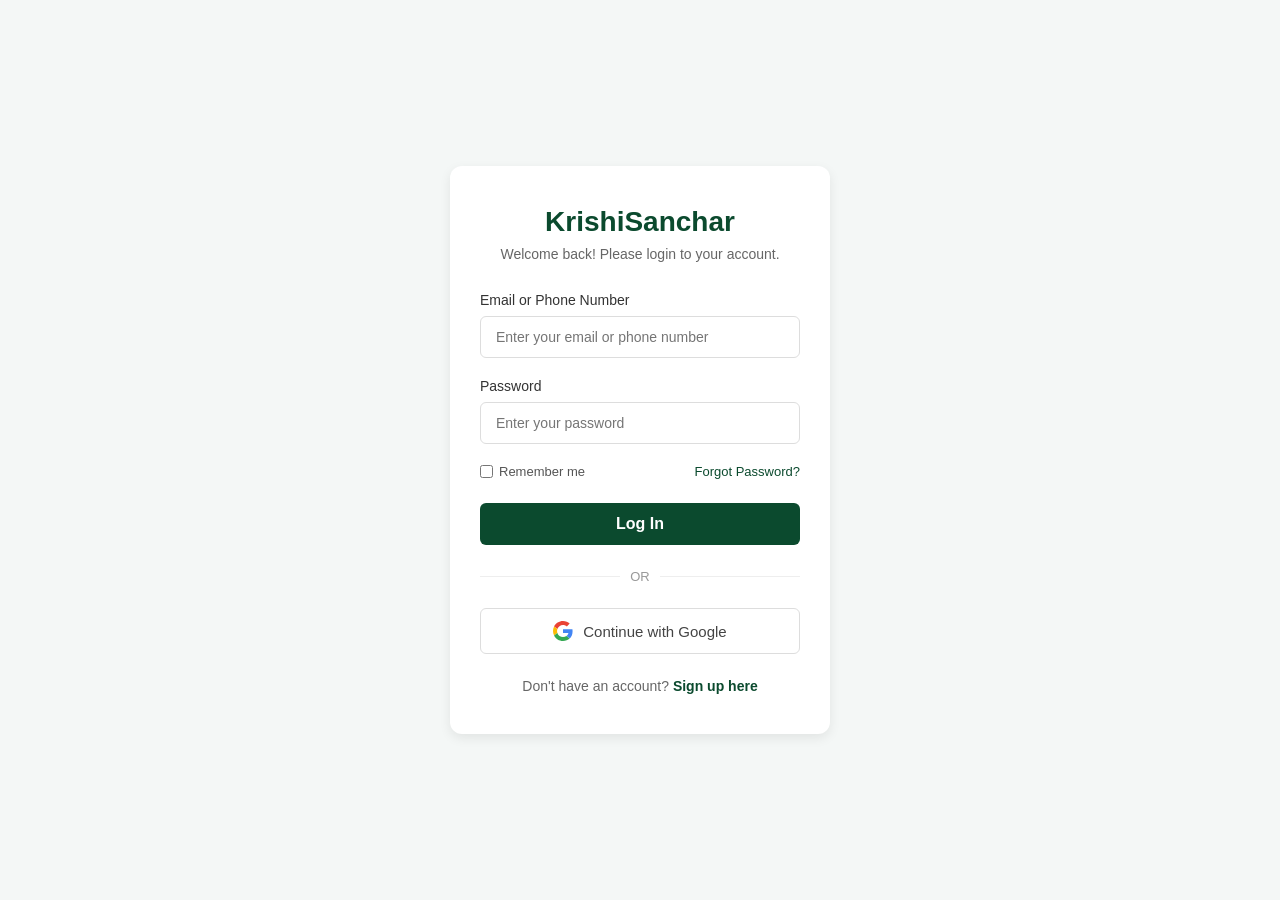
<file: src/main/resources/static/login.html>
<!DOCTYPE html>
<html lang="en">
<head>
    <meta charset="UTF-8">
    <meta name="viewport" content="width=device-width, initial-scale=1.0">
    <title>KrishiSanchar - Login</title>

    <link rel="stylesheet" href="css/login.css">
</head>
<body>
<div class="login-container">
    <div class="login-card">

        <div class="login-header">
            <h2>KrishiSanchar</h2>
            <p>Welcome back! Please login to your account.</p>
        </div>

        <form id="loginForm">

            <div class="input-group">
                <label for="userId">Email or Phone Number</label>
                <input type="text" id="userId" name="userId" placeholder="Enter your email or phone number" required>
            </div>


            <div class="input-group">
                <label for="password">Password</label>
                <input type="password" id="password" name="password" placeholder="Enter your password" required>
            </div>

            <div class="form-actions">
                <label class="remember-me">
                    <input type="checkbox" name="remember"> Remember me
                </label>
                <a href="#" class="forgot-password">Forgot Password?</a>
            </div>

            <button type="submit" class="btn-primary">Log In</button>
        </form>

        <div class="divider">
            <span>OR</span>
        </div>


        <button type="button" class="btn-google">

            <svg xmlns="http://www.w3.org/2000/svg" viewBox="0 0 48 48" class="google-icon">
                <path fill="#EA4335" d="M24 9.5c3.54 0 6.71 1.22 9.21 3.6l6.85-6.85C35.9 2.38 30.47 0 24 0 14.62 0 6.51 5.38 2.56 13.22l7.98 6.19C12.43 13.72 17.74 9.5 24 9.5z"/>
                <path fill="#4285F4" d="M46.98 24.55c0-1.57-.15-3.09-.38-4.55H24v9.02h12.94c-.58 2.96-2.26 5.48-4.78 7.18l7.73 6c4.51-4.18 7.09-10.36 7.09-17.65z"/>
                <path fill="#FBBC05" d="M10.53 28.59c-.48-1.45-.76-2.99-.76-4.59s.27-3.14.76-4.59l-7.98-6.19C.92 16.46 0 20.12 0 24c0 3.88.92 7.54 2.56 10.78l7.97-6.19z"/>
                <path fill="#34A853" d="M24 48c6.48 0 11.93-2.13 15.89-5.81l-7.73-6c-2.15 1.45-4.92 2.3-8.16 2.3-6.26 0-11.57-4.22-13.47-9.91l-7.98 6.19C6.51 42.62 14.62 48 24 48z"/>
            </svg>
            Continue with Google
        </button>

        <p class="signup-prompt">
            Don't have an account? <a href="signup.html">Sign up here</a>
        </p>

    </div>
</div>
<script src="js/auth.js"></script>
</body>
</html>
</file>
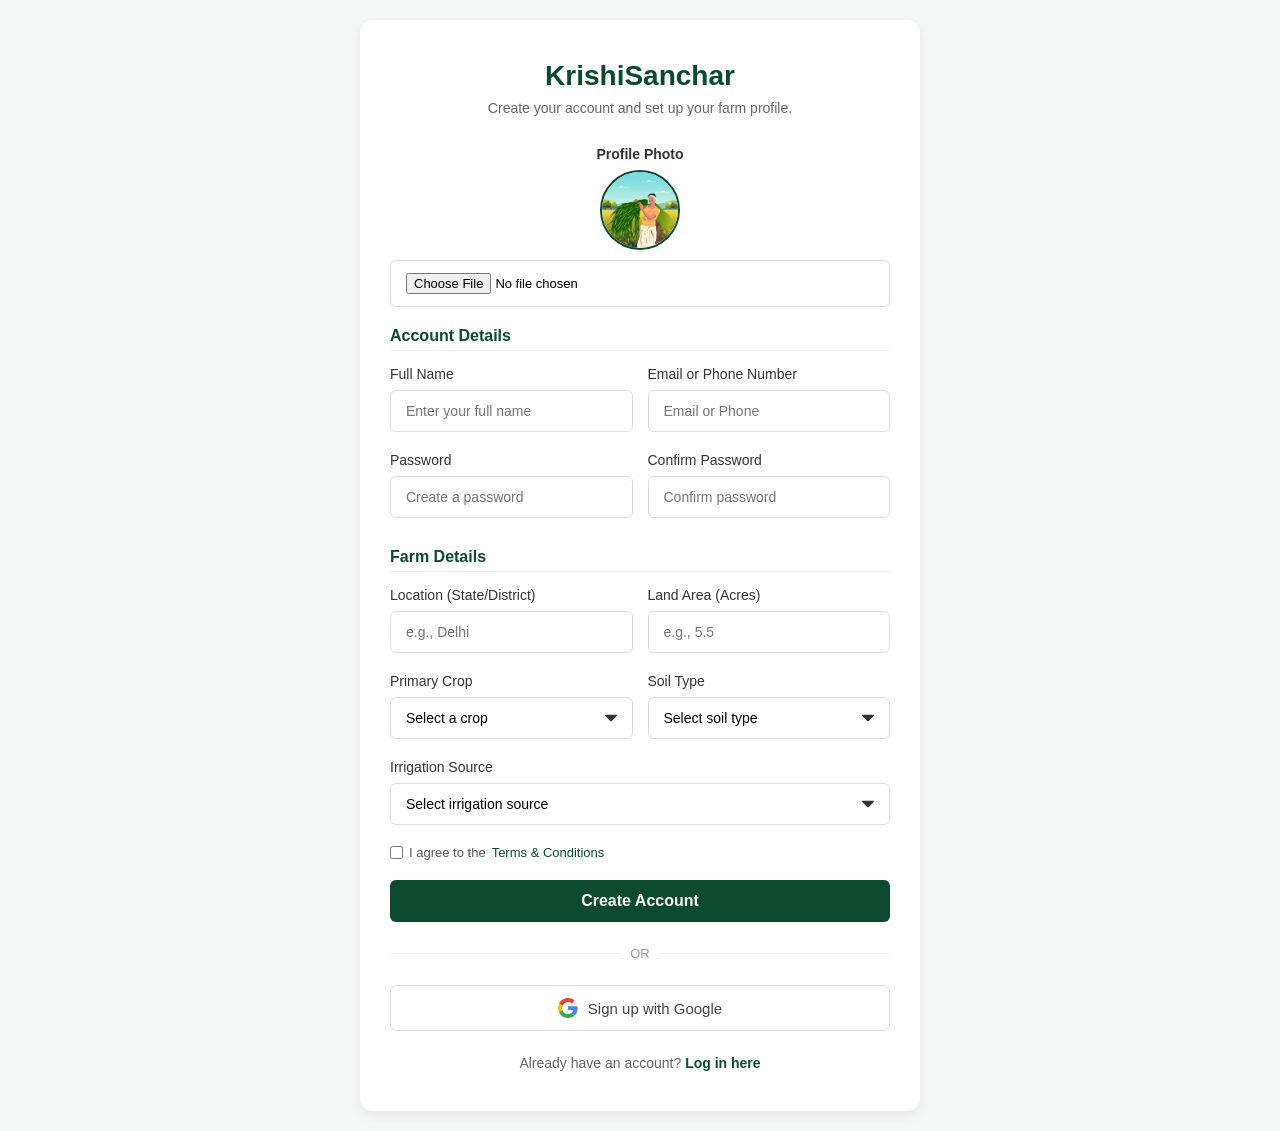
<file: src/main/resources/static/signup.html>
<!DOCTYPE html>
<html lang="en">
<head>
    <meta charset="UTF-8">
    <meta name="viewport" content="width=device-width, initial-scale=1.0">
    <title>KrishiSanchar - Sign Up</title>
    <link rel="stylesheet" href="css/login.css">
</head>
<body>
<div class="login-container" style="max-width: 600px;">
    <div class="login-card">

        <div class="login-header">
            <h2>KrishiSanchar</h2>
            <p>Create your account and set up your farm profile.</p>
        </div>

        <form id="signupForm">

            <!-- Profile Photo Preview Section -->
           <!-- Profile Photo Section with Local Upload -->
<div class="input-group" style="align-items: center; text-align: center; margin-bottom: 20px;">
    <label style="margin-bottom: 8px; font-weight: 600;">Profile Photo</label>
    <div style="display: flex; justify-content: center; align-items: center; margin-bottom: 10px;">
        <img id="profile-preview" src="images/default-avatar.png" alt="Profile Preview" style="width: 80px; height: 80px; border-radius: 50%; object-fit: cover; border: 2px solid #0b4a2e; background-color: #f0f0f0;">
    </div>
    <!-- File input for local upload -->
    <input type="file" id="localImageInput" name="imageFile" accept="image/*" style="font-size: 13px;">
    <!-- Hidden input to store either Google URL or local file name -->
    <input type="hidden" id="picture-hidden-input" name="profilePicture">
</div>

            <h4 style="margin-bottom: 15px; color: #0b4a2e; border-bottom: 1px solid #eee; padding-bottom: 5px;">Account Details</h4>

            <div class="form-row">
                <div class="input-group">
                    <label for="fullName">Full Name</label>
                    <input type="text" id="fullName" name="fullName" placeholder="Enter your full name" required>
                </div>
                <div class="input-group">
                    <label for="userId">Email or Phone Number</label>
                    <input type="text" id="userId" name="userId" placeholder="Email or Phone" required>
                </div>
            </div>

            <div class="form-row">
                <div class="input-group">
                    <label for="password">Password</label>
                    <input type="password" id="password" name="password" placeholder="Create a password" required>
                </div>
                <div class="input-group">
                    <label for="confirmPassword">Confirm Password</label>
                    <input type="password" id="confirmPassword" name="confirmPassword" placeholder="Confirm password" required>
                </div>
            </div>

            <h4 style="margin-top: 10px; margin-bottom: 15px; color: #0b4a2e; border-bottom: 1px solid #eee; padding-bottom: 5px;">Farm Details</h4>

            <div class="form-row">
                <div class="input-group">
                    <label for="location">Location (State/District)</label>
                    <input type="text" id="location" name="location" placeholder="e.g., Delhi" required>
                </div>
                <div class="input-group">
                    <label for="landArea">Land Area (Acres)</label>
                    <input type="number" id="landArea" name="landArea" step="0.1" placeholder="e.g., 5.5" required>
                </div>
            </div>

            <div class="form-row">
                <div class="input-group">
                    <label for="primaryCrop">Primary Crop</label>
                    <select id="primaryCrop" name="primaryCrop" required>
                        <option value="" disabled selected>Select a crop</option>
                        <option value="Wheat">Wheat</option>
                        <option value="Paddy">Paddy / Rice</option>
                        <option value="Maize">Maize</option>
                        <option value="Cotton">Cotton</option>
                        <option value="Sugarcane">Sugarcane</option>
                    </select>
                </div>
                <div class="input-group">
                    <label for="soilType">Soil Type</label>
                    <select id="soilType" name="soilType" required>
                        <option value="" disabled selected>Select soil type</option>
                        <option value="Loamy">Loamy</option>
                        <option value="Clay">Clay</option>
                        <option value="Sandy">Sandy</option>
                        <option value="Black">Black Soil</option>
                        <option value="Alluvial">Alluvial</option>
                    </select>
                </div>
            </div>

            <div class="input-group">
                <label for="irrigationSource">Irrigation Source</label>
                <select id="irrigationSource" name="irrigationSource" required>
                    <option value="" disabled selected>Select irrigation source</option>
                    <option value="Tube Well">Tube Well</option>
                    <option value="Canal">Canal</option>
                    <option value="Rainfed">Rainfed (Monsoon)</option>
                    <option value="Drip Irrigation">Drip Irrigation</option>
                </select>
            </div>

            <div class="form-actions" style="margin-bottom: 20px;">
                <label class="remember-me">
                    <input type="checkbox" name="terms" required> I agree to the <a href="#" style="color: #0b4a2e; text-decoration: none;">Terms & Conditions</a>
                </label>
            </div>

            <button type="submit" class="btn-primary">Create Account</button>
        </form>

        <div class="divider">
            <span>OR</span>
        </div>

        <button type="button" class="btn-google">
            <svg xmlns="http://www.w3.org/2000/svg" viewBox="0 0 48 48" class="google-icon">
                <path fill="#EA4335" d="M24 9.5c3.54 0 6.71 1.22 9.21 3.6l6.85-6.85C35.9 2.38 30.47 0 24 0 14.62 0 6.51 5.38 2.56 13.22l7.98 6.19C12.43 13.72 17.74 9.5 24 9.5z"/>
                <path fill="#4285F4" d="M46.98 24.55c0-1.57-.15-3.09-.38-4.55H24v9.02h12.94c-.58 2.96-2.26 5.48-4.78 7.18l7.73 6c4.51-4.18 7.09-10.36 7.09-17.65z"/>
                <path fill="#FBBC05" d="M10.53 28.59c-.48-1.45-.76-2.99-.76-4.59s.27-3.14.76-4.59l-7.98-6.19C.92 16.46 0 20.12 0 24c0 3.88.92 7.54 2.56 10.78l7.97-6.19z"/>
                <path fill="#34A853" d="M24 48c6.48 0 11.93-2.13 15.89-5.81l-7.73-6c-2.15 1.45-4.92 2.3-8.16 2.3-6.26 0-11.57-4.22-13.47-9.91l-7.98 6.19C6.51 42.62 14.62 48 24 48z"/>
            </svg>
            Sign up with Google
        </button>

        <p class="signup-prompt">
            Already have an account? <a href="login.html">Log in here</a>
        </p>

    </div>
</div>
<script src="js/auth.js"></script>
</body>
</html>
</file>
<file: src/main/resources/static/css/login.css>
* {
    margin: 0;
    padding: 0;
    box-sizing: border-box;
    font-family: 'Segoe UI', Tahoma, Geneva, Verdana, sans-serif;
}

body {
    background-color: #f4f7f6;
    display: flex;
    justify-content: center;
    align-items: center;
    min-height: 100vh;
}


.login-container {
    width: 100%;
    max-width: 420px;
    padding: 20px;
}

.login-card {
    background: #ffffff;
    padding: 40px 30px;
    border-radius: 12px;
    box-shadow: 0 4px 12px rgba(0, 0, 0, 0.08);
}

.login-header {
    text-align: center;
    margin-bottom: 30px;
}

.login-header h2 {
    color: #0b4a2e;
    font-size: 28px;
    margin-bottom: 8px;
}

.login-header p {
    color: #666;
    font-size: 14px;
}


.input-group {
    margin-bottom: 20px;
}

.input-group label {
    display: block;
    margin-bottom: 8px;
    color: #333;
    font-size: 14px;
    font-weight: 500;
}

.input-group input {
    width: 100%;
    padding: 12px 15px;
    border: 1px solid #ddd;
    border-radius: 6px;
    font-size: 14px;
    outline: none;
    transition: border-color 0.3s;
}

.input-group input:focus {
    border-color: #0b4a2e;
}


.form-actions {
    display: flex;
    justify-content: space-between;
    align-items: center;
    margin-bottom: 24px;
    font-size: 13px;
}

.remember-me {
    color: #555;
    display: flex;
    align-items: center;
    gap: 6px;
}

.forgot-password {
    color: #0b4a2e;
    text-decoration: none;
    font-weight: 500;
}

.forgot-password:hover {
    text-decoration: underline;
}


.btn-primary {
    width: 100%;
    padding: 12px;
    background-color: #0b4a2e;
    color: white;
    border: none;
    border-radius: 6px;
    font-size: 16px;
    font-weight: 600;
    cursor: pointer;
    transition: background-color 0.3s;
}

.btn-primary:hover {
    background-color: #083823;
}

.btn-google {
    width: 100%;
    padding: 12px;
    background-color: #fff;
    color: #444;
    border: 1px solid #ddd;
    border-radius: 6px;
    font-size: 15px;
    font-weight: 500;
    cursor: pointer;
    display: flex;
    justify-content: center;
    align-items: center;
    gap: 10px;
    transition: background-color 0.3s;
}

.btn-google:hover {
    background-color: #f9f9f9;
}

.google-icon {
    width: 20px;
    height: 20px;
}

.divider {
    display: flex;
    align-items: center;
    text-align: center;
    margin: 24px 0;
    color: #999;
    font-size: 13px;
}

.divider::before,
.divider::after {
    content: "";
    flex: 1;
    border-bottom: 1px solid #eee;
}

.divider span {
    padding: 0 10px;
}


.signup-prompt {
    text-align: center;
    margin-top: 24px;
    font-size: 14px;
    color: #666;
}

.signup-prompt a {
    color: #0b4a2e;
    text-decoration: none;
    font-weight: 600;
}

.signup-prompt a:hover {
    text-decoration: underline;
}

.form-row {
    display: flex;
    gap: 15px;
}

.form-row .input-group {
    flex: 1;
}

.input-group select {
    width: 100%;
    padding: 12px 15px;
    border: 1px solid #ddd;
    border-radius: 6px;
    font-size: 14px;
    outline: none;
    transition: border-color 0.3s;
    background-color: #fff;
    cursor: pointer;
    /* Optional: custom arrow for select */
    appearance: none;
    background-image: url("data:image/svg+xml;charset=US-ASCII,%3Csvg%20xmlns%3D%22http%3A%2F%2Fwww.w3.org%2F2000%2Fsvg%22%20width%3D%22292.4%22%20height%3D%22292.4%22%3E%3Cpath%20fill%3D%22%23333333%22%20d%3D%22M287%2069.4a17.6%2017.6%200%200%200-13-5.4H18.4c-5%200-9.3%201.8-12.9%205.4A17.6%2017.6%200%200%200%200%2082.2c0%205%201.8%209.3%205.4%2012.9l128%20127.9c3.6%203.6%207.8%205.4%2012.8%205.4s9.2-1.8%2012.8-5.4L287%2095c3.5-3.5%205.4-7.8%205.4-12.8%200-5-1.9-9.2-5.5-12.8z%22%2F%3E%3C%2Fsvg%3E");
    background-repeat: no-repeat;
    background-position: right 15px top 50%;
    background-size: 12px auto;
}

.input-group select:focus {
    border-color: #0b4a2e;
}


@media (max-width: 600px) {
    .form-row {
        flex-direction: column;
        gap: 0;
    }
}
</file>
